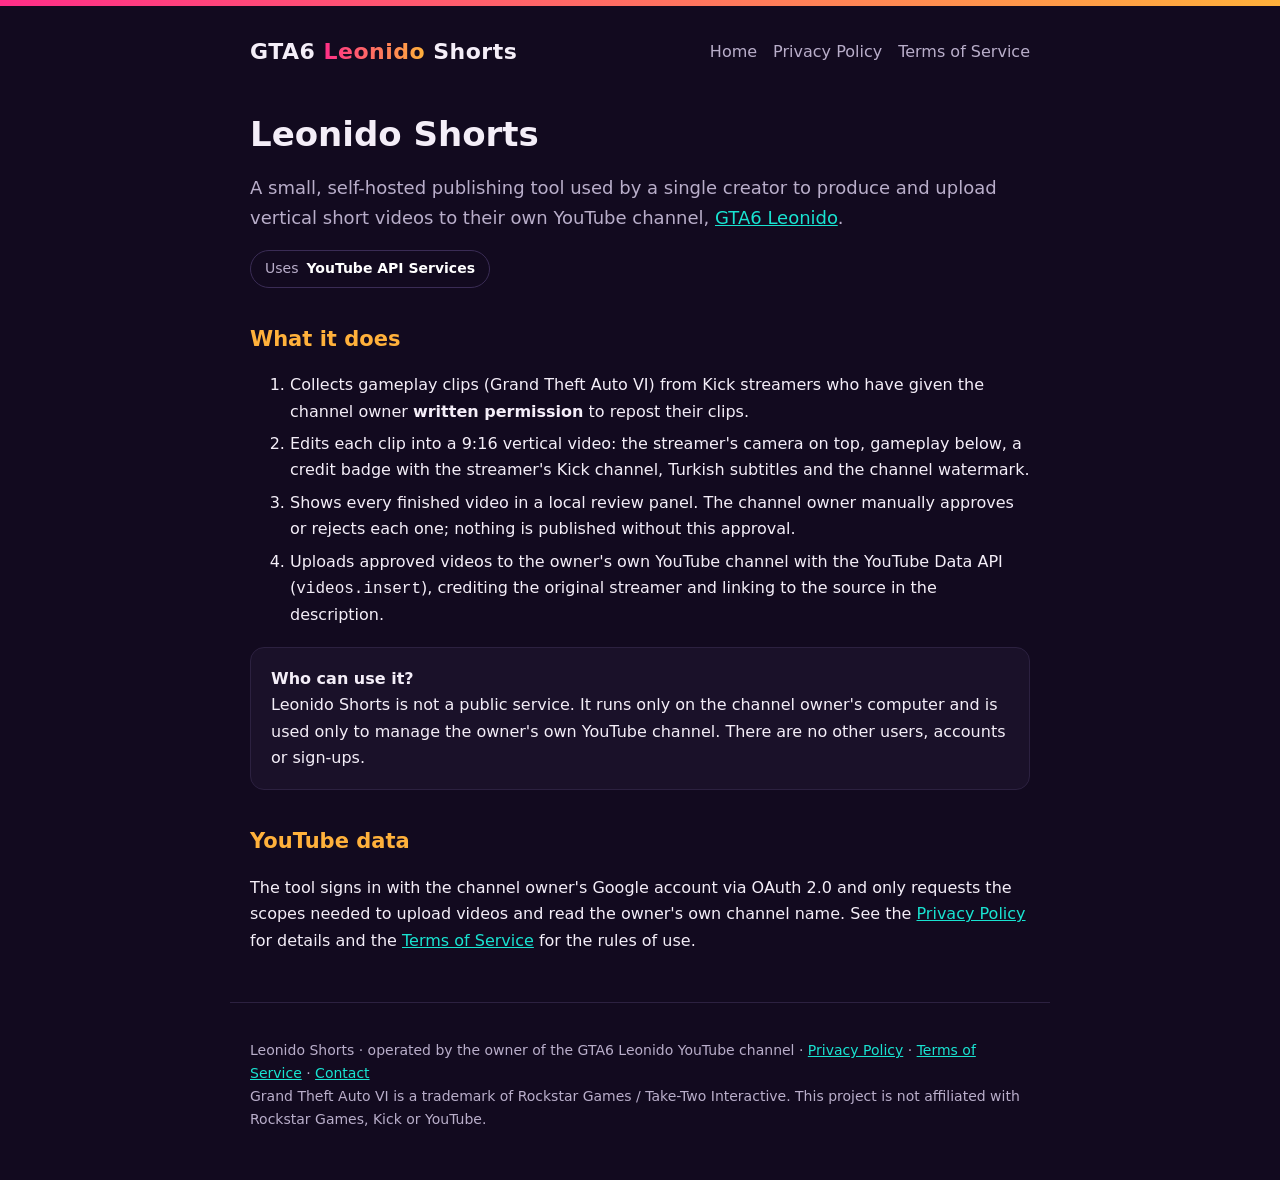
<file: index.html>
<!doctype html>
<html lang="en">
<head>
<meta charset="utf-8"><meta name="viewport" content="width=device-width,initial-scale=1">
<title>Leonido Shorts</title>
<meta name="description" content="Leonido Shorts – the private publishing tool behind the GTA6 Leonido YouTube channel.">
<link rel="stylesheet" href="style.css">
</head>
<body>
<div class="bar"></div>
<header>
  <div class="logo">GTA6 <span>Leonido</span> Shorts</div>
  <nav><a href="index.html">Home</a><a href="privacy.html">Privacy Policy</a><a href="terms.html">Terms of Service</a></nav>
</header>
<main>
  <h1>Leonido Shorts</h1>
  <p class="lead">A small, self-hosted publishing tool used by a single creator to produce and upload vertical short videos to their own YouTube channel, <a href="https://www.youtube.com/@GTA6Leonido">GTA6 Leonido</a>.</p>
  <p><span class="yt">Uses <b>YouTube API Services</b></span></p>

  <h2>What it does</h2>
  <ol>
    <li>Collects gameplay clips (Grand Theft Auto VI) from Kick streamers who have given the channel owner <b>written permission</b> to repost their clips.</li>
    <li>Edits each clip into a 9:16 vertical video: the streamer's camera on top, gameplay below, a credit badge with the streamer's Kick channel, Turkish subtitles and the channel watermark.</li>
    <li>Shows every finished video in a local review panel. The channel owner manually approves or rejects each one; nothing is published without this approval.</li>
    <li>Uploads approved videos to the owner's own YouTube channel with the YouTube Data API (<code>videos.insert</code>), crediting the original streamer and linking to the source in the description.</li>
  </ol>

  <div class="card">
    <b>Who can use it?</b><br>
    Leonido Shorts is not a public service. It runs only on the channel owner's computer and is used only to manage the owner's own YouTube channel. There are no other users, accounts or sign-ups.
  </div>

  <h2>YouTube data</h2>
  <p>The tool signs in with the channel owner's Google account via OAuth 2.0 and only requests the scopes needed to upload videos and read the owner's own channel name. See the <a href="privacy.html">Privacy Policy</a> for details and the <a href="terms.html">Terms of Service</a> for the rules of use.</p>
</main>
<footer>
  Leonido Shorts · operated by the owner of the GTA6 Leonido YouTube channel ·
  <a href="privacy.html">Privacy Policy</a> · <a href="terms.html">Terms of Service</a> ·
  <a href="https://github.com/Houzcetin/leonido-shorts/issues">Contact</a><br>
  Grand Theft Auto VI is a trademark of Rockstar Games / Take-Two Interactive. This project is not affiliated with Rockstar Games, Kick or YouTube.
</footer>
</body>
</html>
</file>
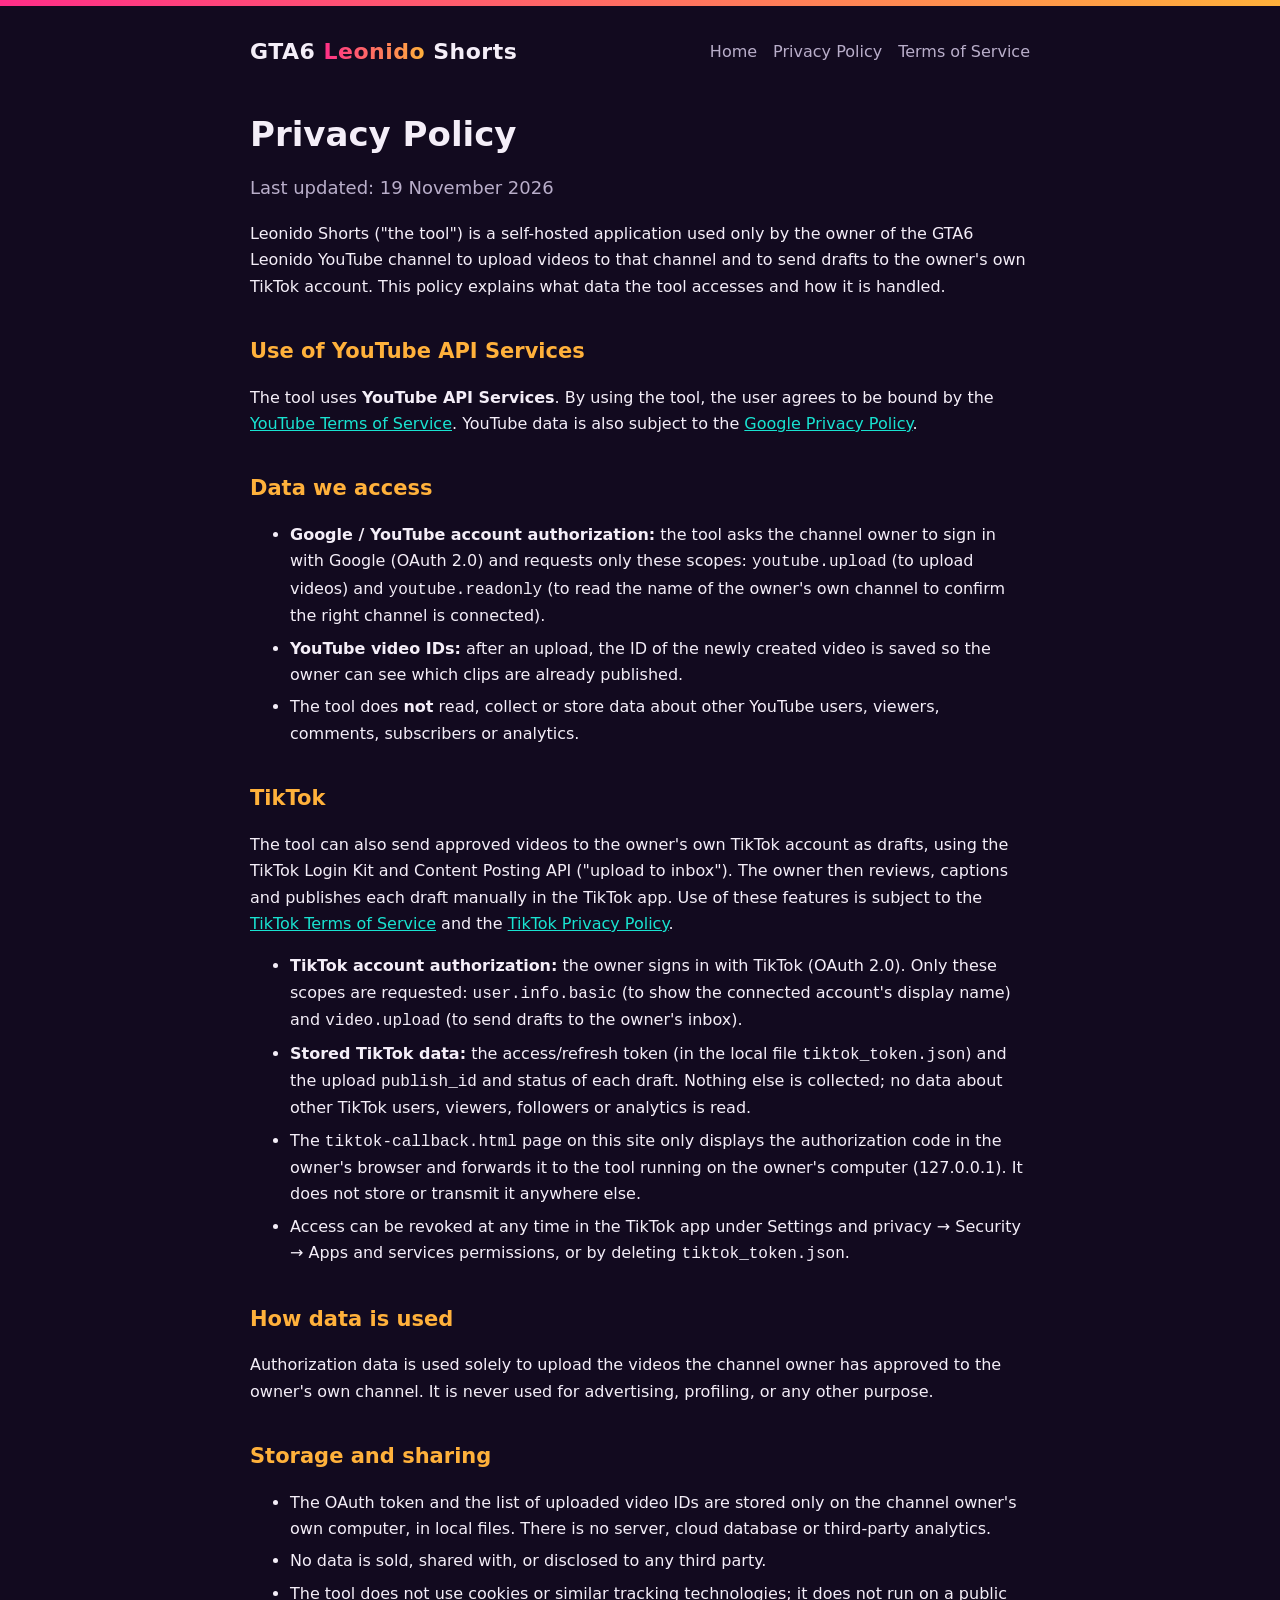
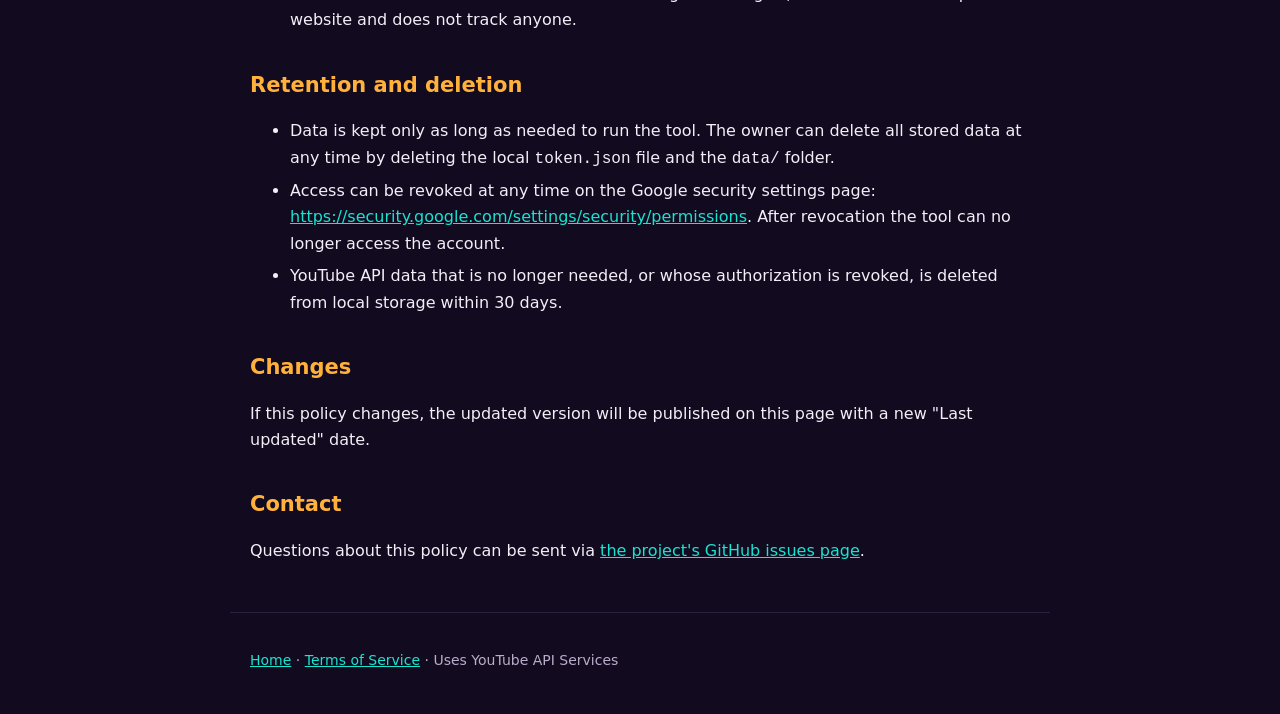
<file: privacy.html>
<!doctype html>
<html lang="en">
<head>
<meta charset="utf-8"><meta name="viewport" content="width=device-width,initial-scale=1">
<title>Privacy Policy – Leonido Shorts</title>
<link rel="stylesheet" href="style.css">
</head>
<body>
<div class="bar"></div>
<header>
  <div class="logo">GTA6 <span>Leonido</span> Shorts</div>
  <nav><a href="index.html">Home</a><a href="privacy.html">Privacy Policy</a><a href="terms.html">Terms of Service</a></nav>
</header>
<main>
  <h1>Privacy Policy</h1>
  <p class="lead">Last updated: 19 November 2026</p>

  <p>Leonido Shorts ("the tool") is a self-hosted application used only by the owner of the GTA6 Leonido YouTube channel to upload videos to that channel and to send drafts to the owner's own TikTok account. This policy explains what data the tool accesses and how it is handled.</p>

  <h2>Use of YouTube API Services</h2>
  <p>The tool uses <b>YouTube API Services</b>. By using the tool, the user agrees to be bound by the <a href="https://www.youtube.com/t/terms">YouTube Terms of Service</a>. YouTube data is also subject to the <a href="https://policies.google.com/privacy">Google Privacy Policy</a>.</p>

  <h2>Data we access</h2>
  <ul>
    <li><b>Google / YouTube account authorization:</b> the tool asks the channel owner to sign in with Google (OAuth 2.0) and requests only these scopes: <code>youtube.upload</code> (to upload videos) and <code>youtube.readonly</code> (to read the name of the owner's own channel to confirm the right channel is connected).</li>
    <li><b>YouTube video IDs:</b> after an upload, the ID of the newly created video is saved so the owner can see which clips are already published.</li>
    <li>The tool does <b>not</b> read, collect or store data about other YouTube users, viewers, comments, subscribers or analytics.</li>
  </ul>

  <h2>TikTok</h2>
  <p>The tool can also send approved videos to the owner's own TikTok account as drafts, using the TikTok Login Kit and Content Posting API ("upload to inbox"). The owner then reviews, captions and publishes each draft manually in the TikTok app. Use of these features is subject to the <a href="https://www.tiktok.com/legal/terms-of-service">TikTok Terms of Service</a> and the <a href="https://www.tiktok.com/legal/privacy-policy">TikTok Privacy Policy</a>.</p>
  <ul>
    <li><b>TikTok account authorization:</b> the owner signs in with TikTok (OAuth 2.0). Only these scopes are requested: <code>user.info.basic</code> (to show the connected account's display name) and <code>video.upload</code> (to send drafts to the owner's inbox).</li>
    <li><b>Stored TikTok data:</b> the access/refresh token (in the local file <code>tiktok_token.json</code>) and the upload <code>publish_id</code> and status of each draft. Nothing else is collected; no data about other TikTok users, viewers, followers or analytics is read.</li>
    <li>The <code>tiktok-callback.html</code> page on this site only displays the authorization code in the owner's browser and forwards it to the tool running on the owner's computer (127.0.0.1). It does not store or transmit it anywhere else.</li>
    <li>Access can be revoked at any time in the TikTok app under Settings and privacy → Security → Apps and services permissions, or by deleting <code>tiktok_token.json</code>.</li>
  </ul>

  <h2>How data is used</h2>
  <p>Authorization data is used solely to upload the videos the channel owner has approved to the owner's own channel. It is never used for advertising, profiling, or any other purpose.</p>

  <h2>Storage and sharing</h2>
  <ul>
    <li>The OAuth token and the list of uploaded video IDs are stored only on the channel owner's own computer, in local files. There is no server, cloud database or third-party analytics.</li>
    <li>No data is sold, shared with, or disclosed to any third party.</li>
    <li>The tool does not use cookies or similar tracking technologies; it does not run on a public website and does not track anyone.</li>
  </ul>

  <h2>Retention and deletion</h2>
  <ul>
    <li>Data is kept only as long as needed to run the tool. The owner can delete all stored data at any time by deleting the local <code>token.json</code> file and the <code>data/</code> folder.</li>
    <li>Access can be revoked at any time on the Google security settings page: <a href="https://security.google.com/settings/security/permissions">https://security.google.com/settings/security/permissions</a>. After revocation the tool can no longer access the account.</li>
    <li>YouTube API data that is no longer needed, or whose authorization is revoked, is deleted from local storage within 30 days.</li>
  </ul>

  <h2>Changes</h2>
  <p>If this policy changes, the updated version will be published on this page with a new "Last updated" date.</p>

  <h2>Contact</h2>
  <p>Questions about this policy can be sent via <a href="https://github.com/Houzcetin/leonido-shorts/issues">the project's GitHub issues page</a>.</p>
</main>
<footer>
  <a href="index.html">Home</a> · <a href="terms.html">Terms of Service</a> · Uses YouTube API Services
</footer>
</body>
</html>
</file>
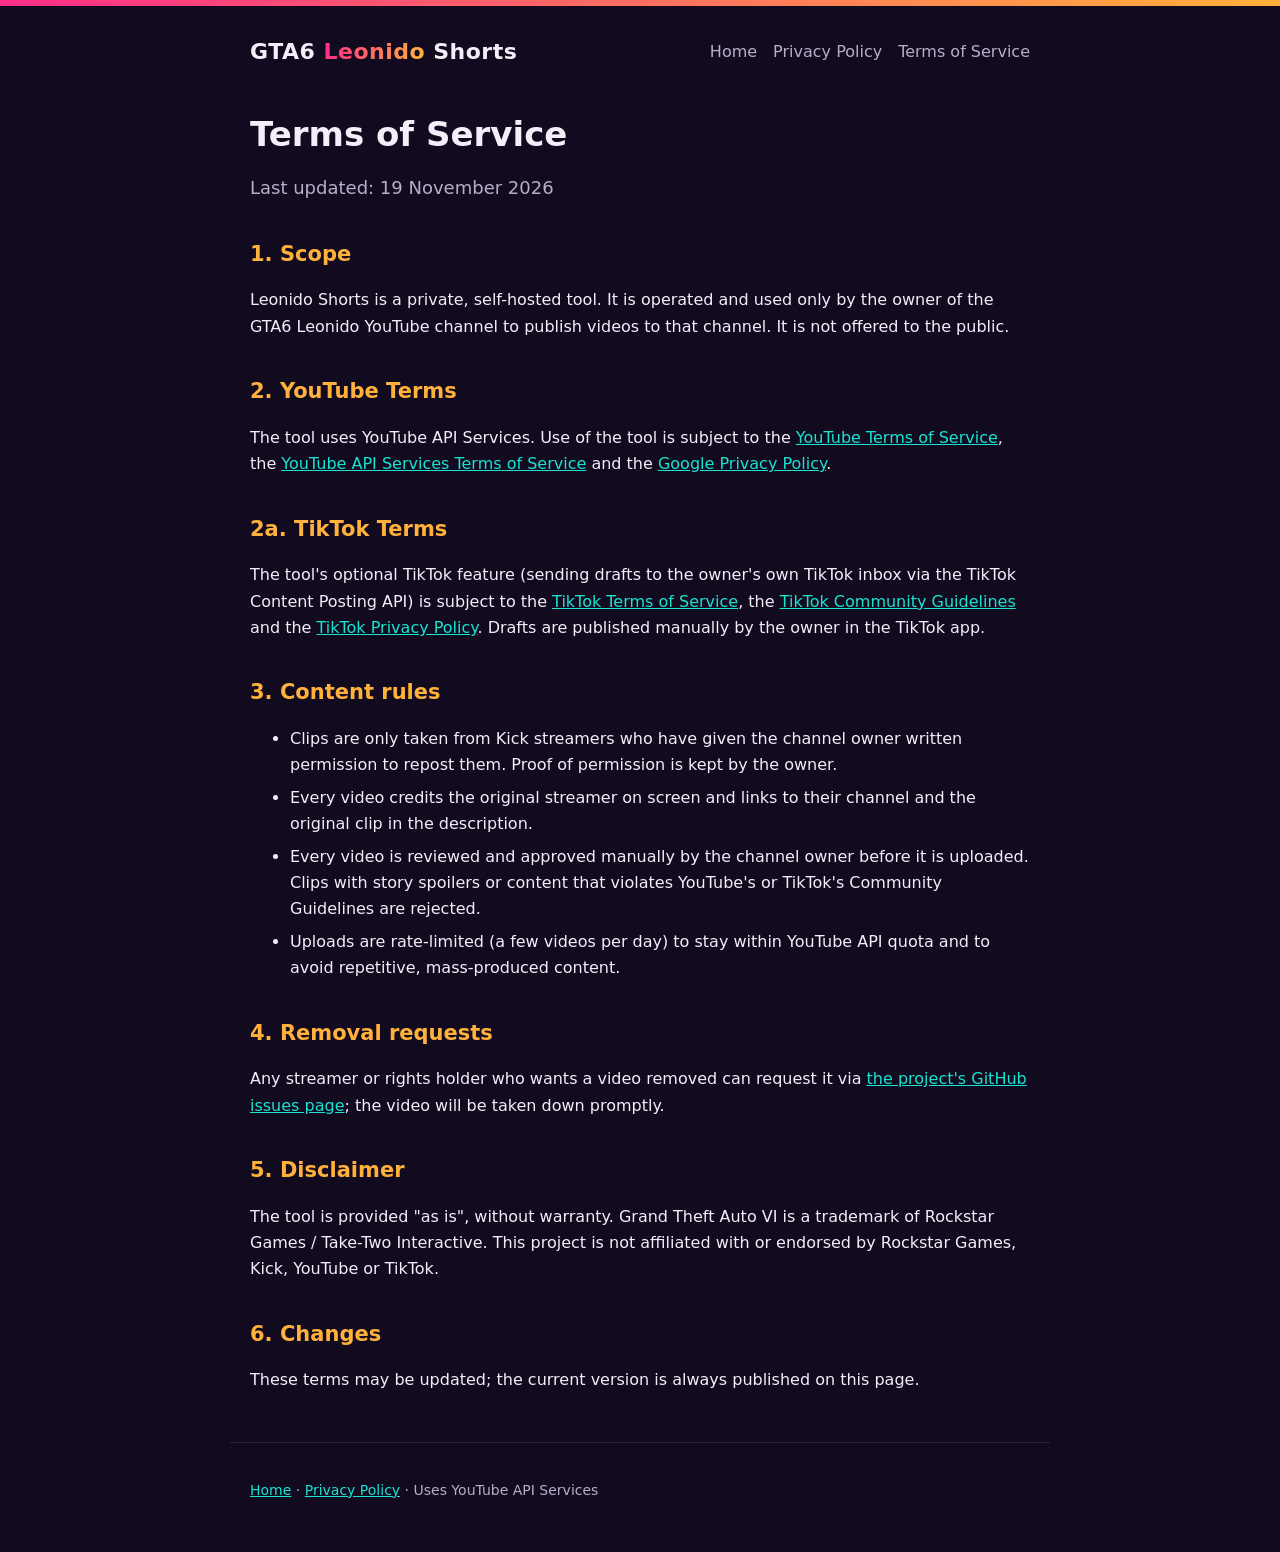
<file: terms.html>
<!doctype html>
<html lang="en">
<head>
<meta charset="utf-8"><meta name="viewport" content="width=device-width,initial-scale=1">
<title>Terms of Service – Leonido Shorts</title>
<link rel="stylesheet" href="style.css">
</head>
<body>
<div class="bar"></div>
<header>
  <div class="logo">GTA6 <span>Leonido</span> Shorts</div>
  <nav><a href="index.html">Home</a><a href="privacy.html">Privacy Policy</a><a href="terms.html">Terms of Service</a></nav>
</header>
<main>
  <h1>Terms of Service</h1>
  <p class="lead">Last updated: 19 November 2026</p>

  <h2>1. Scope</h2>
  <p>Leonido Shorts is a private, self-hosted tool. It is operated and used only by the owner of the GTA6 Leonido YouTube channel to publish videos to that channel. It is not offered to the public.</p>

  <h2>2. YouTube Terms</h2>
  <p>The tool uses YouTube API Services. Use of the tool is subject to the <a href="https://www.youtube.com/t/terms">YouTube Terms of Service</a>, the <a href="https://developers.google.com/youtube/terms/api-services-terms-of-service">YouTube API Services Terms of Service</a> and the <a href="https://policies.google.com/privacy">Google Privacy Policy</a>.</p>

  <h2>2a. TikTok Terms</h2>
  <p>The tool's optional TikTok feature (sending drafts to the owner's own TikTok inbox via the TikTok Content Posting API) is subject to the <a href="https://www.tiktok.com/legal/terms-of-service">TikTok Terms of Service</a>, the <a href="https://www.tiktok.com/community-guidelines">TikTok Community Guidelines</a> and the <a href="https://www.tiktok.com/legal/privacy-policy">TikTok Privacy Policy</a>. Drafts are published manually by the owner in the TikTok app.</p>

  <h2>3. Content rules</h2>
  <ul>
    <li>Clips are only taken from Kick streamers who have given the channel owner written permission to repost them. Proof of permission is kept by the owner.</li>
    <li>Every video credits the original streamer on screen and links to their channel and the original clip in the description.</li>
    <li>Every video is reviewed and approved manually by the channel owner before it is uploaded. Clips with story spoilers or content that violates YouTube's or TikTok's Community Guidelines are rejected.</li>
    <li>Uploads are rate-limited (a few videos per day) to stay within YouTube API quota and to avoid repetitive, mass-produced content.</li>
  </ul>

  <h2>4. Removal requests</h2>
  <p>Any streamer or rights holder who wants a video removed can request it via <a href="https://github.com/Houzcetin/leonido-shorts/issues">the project's GitHub issues page</a>; the video will be taken down promptly.</p>

  <h2>5. Disclaimer</h2>
  <p>The tool is provided "as is", without warranty. Grand Theft Auto VI is a trademark of Rockstar Games / Take-Two Interactive. This project is not affiliated with or endorsed by Rockstar Games, Kick, YouTube or TikTok.</p>

  <h2>6. Changes</h2>
  <p>These terms may be updated; the current version is always published on this page.</p>
</main>
<footer>
  <a href="index.html">Home</a> · <a href="privacy.html">Privacy Policy</a> · Uses YouTube API Services
</footer>
</body>
</html>
</file>
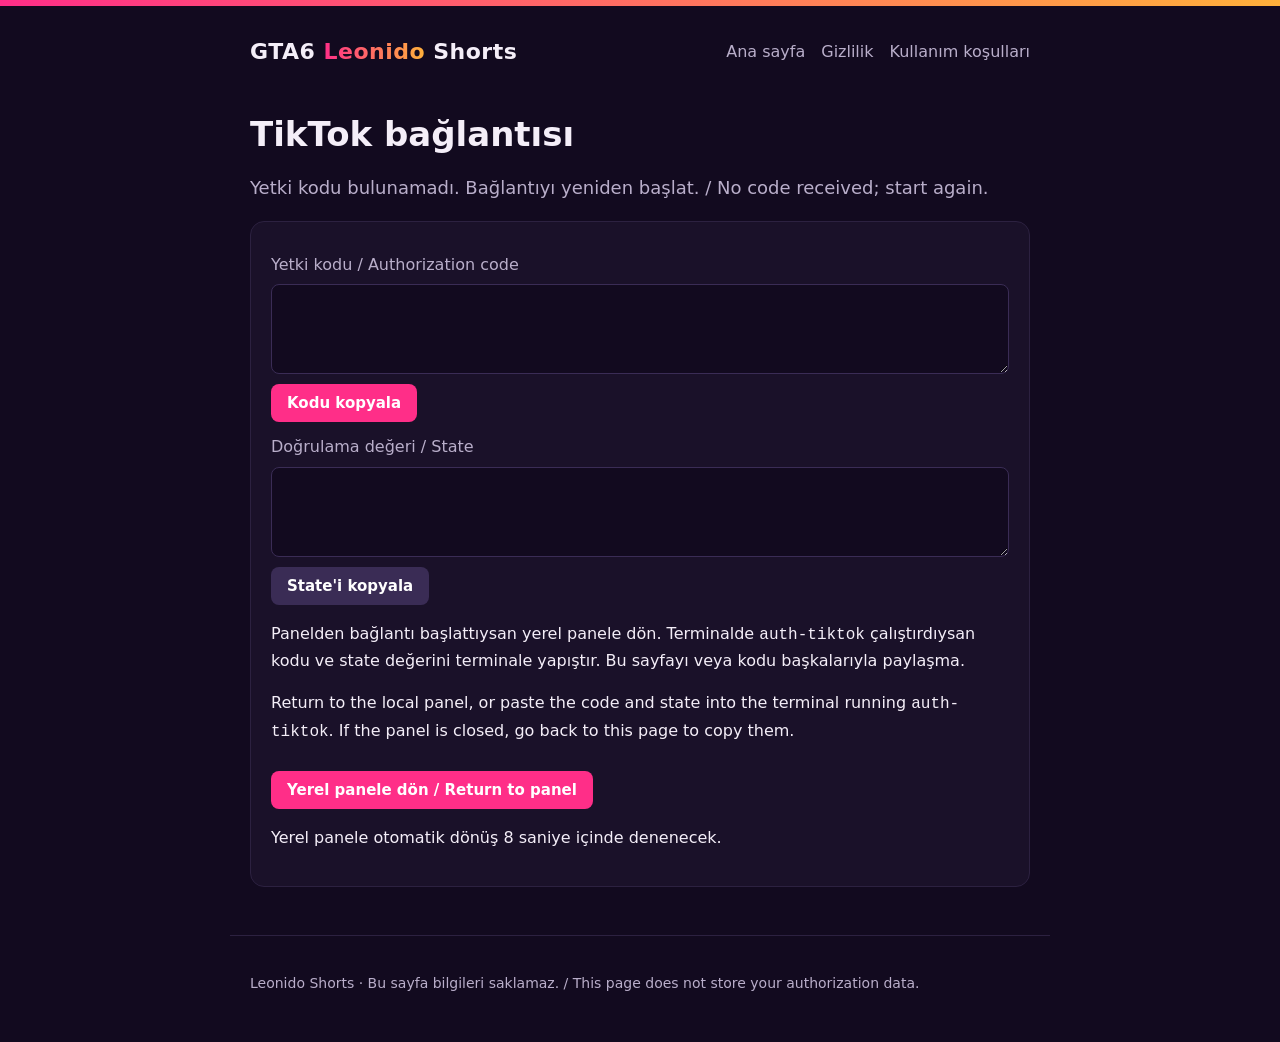
<file: tiktok-callback.html>
<!doctype html>
<html lang="tr">
<head>
<meta charset="utf-8">
<meta name="viewport" content="width=device-width,initial-scale=1">
<meta name="referrer" content="no-referrer">
<meta name="robots" content="noindex,nofollow">
<title>TikTok bağlantısı · Leonido Shorts</title>
<link rel="stylesheet" href="style.css">
<style>
  label{display:block;color:var(--muted);margin:12px 0 6px}
  textarea{display:block;width:100%;min-height:90px;resize:vertical;background:var(--dark);color:var(--text);border:1px solid #3a2c55;border-radius:8px;padding:10px;font:14px/1.5 monospace}
  button,.button{display:inline-block;border:0;border-radius:8px;padding:10px 16px;background:var(--pink);color:#fff;font:600 15px system-ui;cursor:pointer;text-decoration:none;margin:10px 8px 0 0}
  .secondary{background:#3a2c55}
  #message{white-space:pre-wrap;overflow-wrap:anywhere}
</style>
</head>
<body>
<div class="bar"></div>
<header>
  <div class="logo">GTA6 <span>Leonido</span> Shorts</div>
  <nav><a href="index.html">Ana sayfa</a><a href="privacy.html">Gizlilik</a><a href="terms.html">Kullanım koşulları</a></nav>
</header>
<main>
  <h1>TikTok bağlantısı</h1>
  <p class="lead" id="message" role="status">TikTok dönüş bilgileri okunuyor…</p>
  <div class="card">
    <label for="code">Yetki kodu / Authorization code</label>
    <textarea id="code" readonly spellcheck="false" autocomplete="off"></textarea>
    <button type="button" data-copy="code">Kodu kopyala</button>
    <label for="state">Doğrulama değeri / State</label>
    <textarea id="state" readonly spellcheck="false" autocomplete="off"></textarea>
    <button type="button" class="secondary" data-copy="state">State'i kopyala</button>
    <p>Panelden bağlantı başlattıysan yerel panele dön. Terminalde <code>auth-tiktok</code> çalıştırdıysan
      kodu ve state değerini terminale yapıştır. Bu sayfayı veya kodu başkalarıyla paylaşma.</p>
    <p lang="en">Return to the local panel, or paste the code and state into the terminal running
      <code>auth-tiktok</code>. If the panel is closed, go back to this page to copy them.</p>
    <a id="local" class="button" href="http://127.0.0.1:5000/tiktok/callback">Yerel panele dön / Return to panel</a>
    <p>Yerel panele otomatik dönüş 8 saniye içinde denenecek.</p>
  </div>
  <noscript>Bilgileri göstermek ve yerel panele dönmek için JavaScript'i etkinleştir.</noscript>
</main>
<footer>Leonido Shorts · Bu sayfa bilgileri saklamaz. / This page does not store your authorization data.</footer>
<script>
(() => {
  const originalQuery = window.location.search;
  const params = new URLSearchParams(originalQuery);
  const code = params.get('code') || '';
  const state = params.get('state') || '';
  const error = params.get('error') || '';
  const description = params.get('error_description') || '';
  document.getElementById('code').value = code;
  document.getElementById('state').value = state;
  document.getElementById('message').textContent = error
    ? 'TikTok bağlantısı tamamlanamadı / Authorization failed: ' + error + (description ? ' — ' + description : '')
    : code ? 'Yetki kodu alındı. / Authorization code received.'
    : 'Yetki kodu bulunamadı. Bağlantıyı yeniden başlat. / No code received; start again.';
  const local = 'http://127.0.0.1:5000/tiktok/callback' + originalQuery;
  document.getElementById('local').href = local;
  document.querySelectorAll('[data-copy]').forEach(button => {
    button.addEventListener('click', async () => {
      const field = document.getElementById(button.dataset.copy);
      try {
        await navigator.clipboard.writeText(field.value);
        button.textContent = 'Kopyalandı / Copied';
      } catch {
        field.focus();
        field.select();
        button.textContent = 'Seçildi; Ctrl+C ile kopyala / Selected; press Ctrl+C';
      }
    });
  });
  if (originalQuery) window.setTimeout(() => window.location.assign(local), 8000);
})();
</script>
</body>
</html>
</file>
<file: style.css>
:root{--pink:#FF2E88;--orange:#FFB13B;--teal:#19E3D1;--dark:#120A1F;--text:#F4EEF8;--muted:#B9AECA}
*{box-sizing:border-box}
body{margin:0;background:var(--dark);color:var(--text);font:16px/1.65 system-ui,-apple-system,"Segoe UI",Roboto,Arial,sans-serif}
.bar{height:6px;background:linear-gradient(90deg,var(--pink),var(--orange))}
header,main,footer{max-width:820px;margin:0 auto;padding:0 20px}
header{padding-top:28px;display:flex;flex-wrap:wrap;align-items:center;justify-content:space-between;gap:12px}
.logo{font-weight:900;font-size:22px;letter-spacing:.5px}
.logo span{background:linear-gradient(90deg,var(--pink),var(--orange));-webkit-background-clip:text;background-clip:text;color:transparent}
nav a{color:var(--muted);text-decoration:none;margin-left:16px}
nav a:hover{color:var(--teal)}
h1{font-size:34px;line-height:1.2;margin:44px 0 12px}
h2{font-size:21px;margin:34px 0 8px;color:var(--orange)}
a{color:var(--teal)}
.lead{color:var(--muted);font-size:18px}
.card{border:1px solid #2c2140;border-radius:14px;padding:18px 20px;margin:18px 0;background:#1a1129}
.yt{display:inline-flex;align-items:center;gap:8px;border:1px solid #3a2c55;border-radius:999px;padding:6px 14px;font-size:14px;color:var(--muted)}
.yt b{color:#fff}
ol li,ul li{margin:6px 0}
footer{padding:36px 20px 50px;color:var(--muted);font-size:14px;border-top:1px solid #2c2140;margin-top:48px}
</file>
